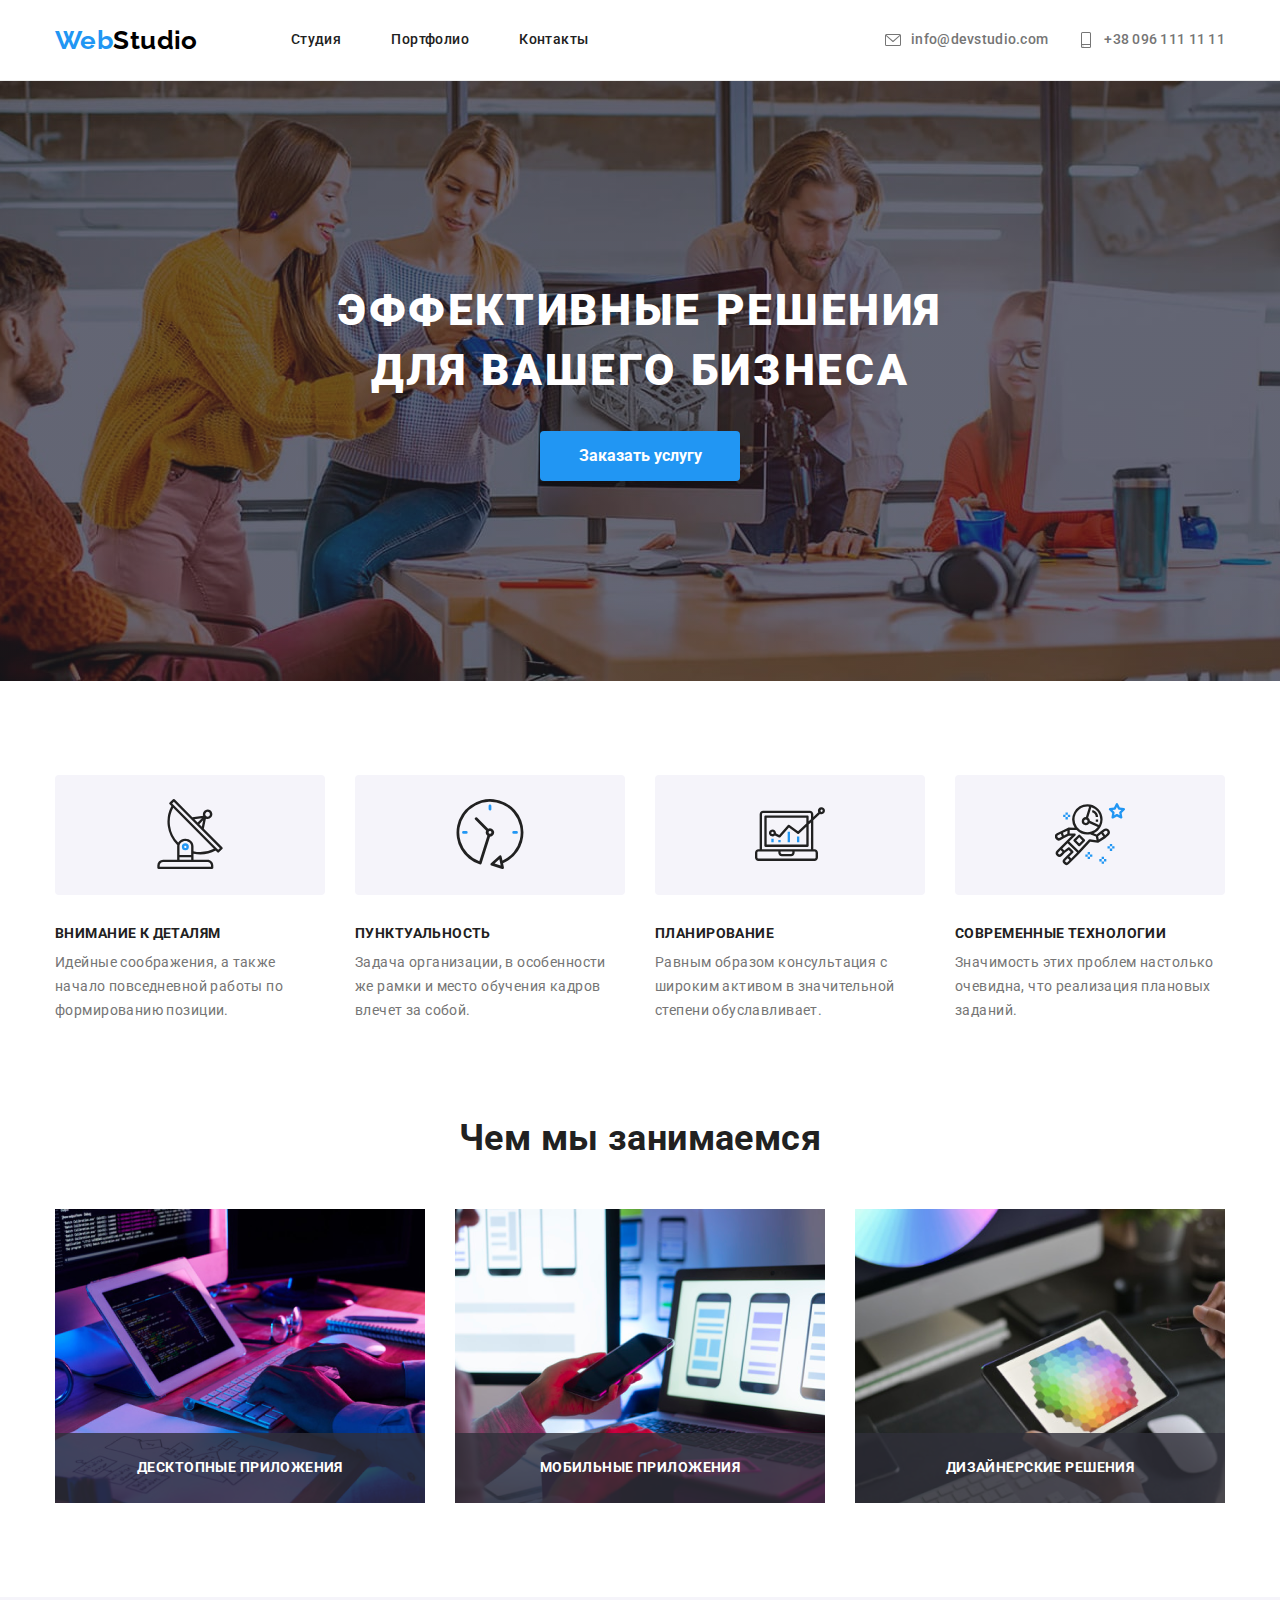
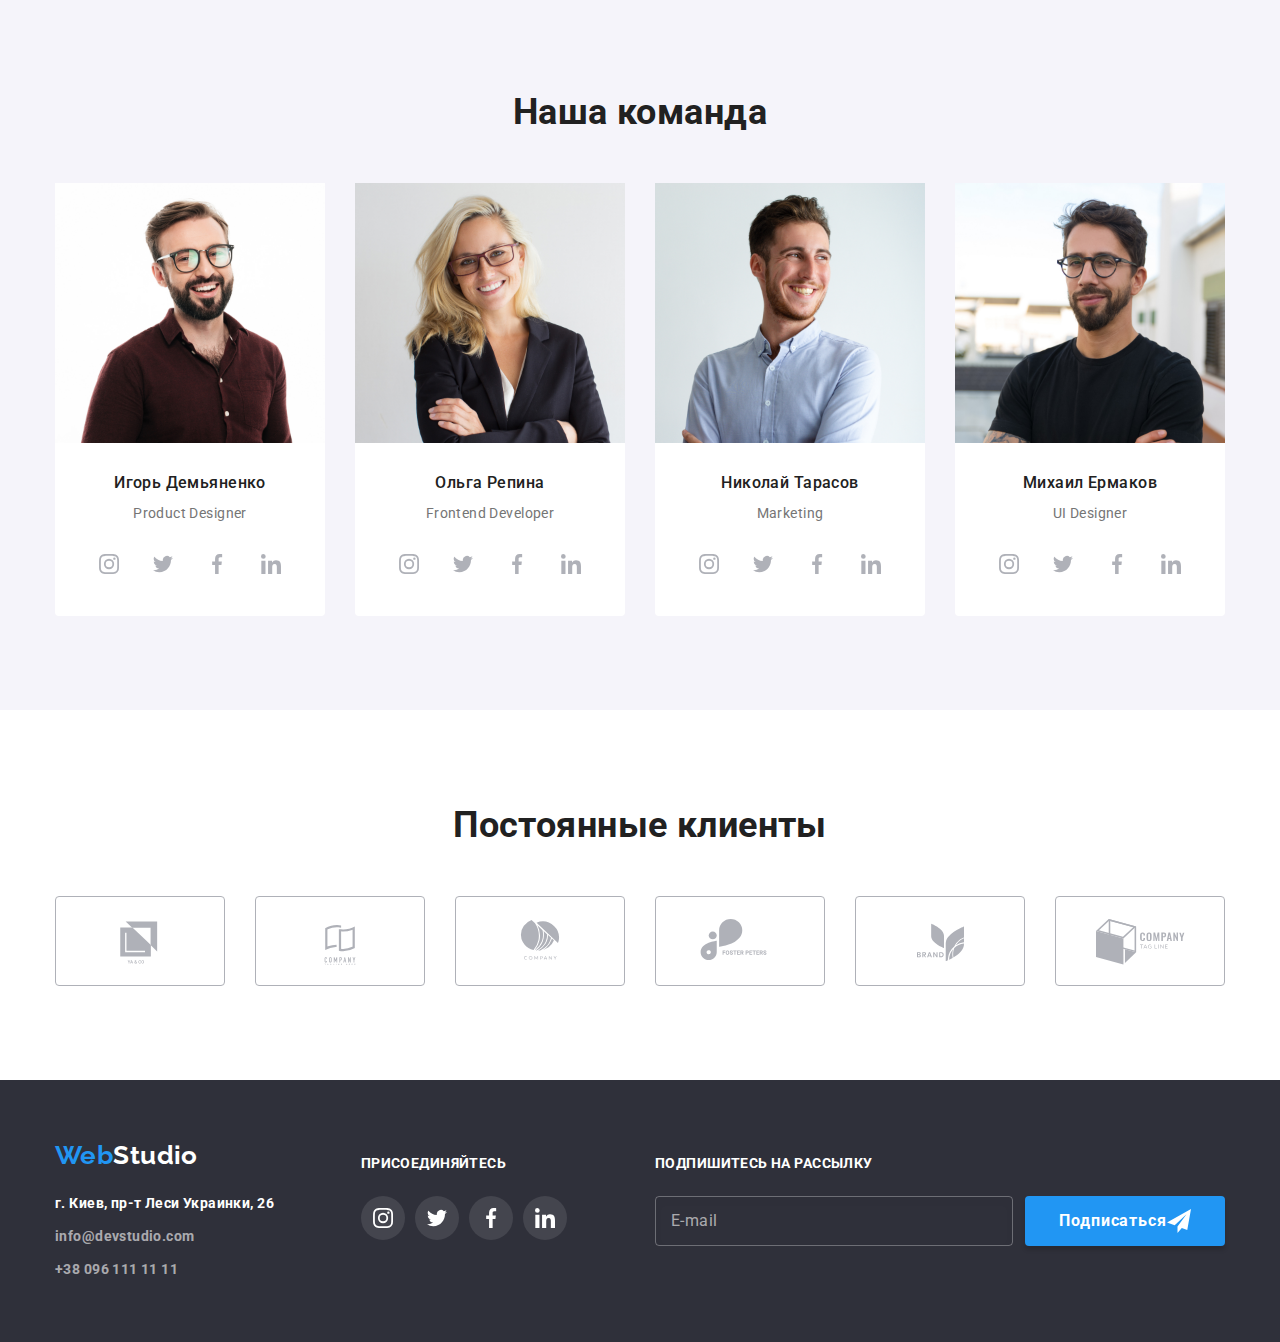
<file: index.html>
<!DOCTYPE html>
<html lang="ru">

<head>
  <meta charset="UTF-8" />
  <meta name="viewport" content="width=device-width, initial-scale=1.0" />
  <title>Document</title>
  <link rel="stylesheet" href="./css/styles.css" />
  <link rel="preconnect" href="https://fonts.gstatic.com" />
  <link href="https://fonts.googleapis.com/css2?family=Raleway:wght@700&family=Roboto:wght@400;500;700;900&display=swap"
    rel="stylesheet" />
  <link rel="stylesheet" href="https://cdnjs.com/libraries/modern-normalize/1.0.0" />
</head>

<body>
  <!-- header  -->
  <header class="header">
    <div class="conteiner header-box">
      <a href="./index.html" class="logo"> Web<span class="logo2">Studio</span> </a>
      <nav>
        <ul class="header-nav">
          <li><a href="./index.html" class="header-links">Студия</a></li>
          <li><a href="./portfolio.html" class="header-links">Портфолио</a></li>
          <li><a href="" class="header-links">Контакты</a></li>
        </ul>
      </nav>
      <div class="header-address">
        <a href="mailto:info@devstudio.com" class="header-address-link">
          <svg>
            <use href="./img/icon/sprite.svg#icon-envelope"></use>
          </svg>
          <span>info@devstudio.com</span>
        </a>
        <a href="tel:+380961111111" class="header-address-link">
          <svg>
            <use href="./img/icon/sprite.svg#icon-smartphone"></use>
          </svg>
          <span> +38 096 111 11 11</span></a>
      </div>
    </div>
  </header>

  <!-- ===================MAIN BLOCK =====++=========== -->
  <main>
    <!-- Шапка -->
    <section class="hero">
      <div class="conteiner">
        <h1>Эффективные решения для вашего бизнеса</h1>
        <button class="button-all order" data-modal-open>Заказать услугу</button>
      </div>

    </section>

    <!-- Особенности -->
    <section class="features">
      <div class="conteiner">
        <h2>Особенности</h2>
        <ul class="features-box">
          <li>
            <button>
              <svg>
                <use href="./img/icon/sprite.svg#icon-antenna_1"></use>
              </svg>
            </button>
            <h3>Внимание к деталям</h3>
            <p>Идейные соображения, а также начало повседневной работы по формированию позиции.</p>
          </li>
          <li>
            <button>
              <svg>
                <use href="./img/icon/sprite.svg#icon-clock_1"></use>
              </svg>
            </button>
            <h3>Пунктуальность</h3>
            <p>Задача организации, в особенности же рамки и место обучения кадров влечет за собой.</p>
          </li>
          <li>
            <button>
              <svg>
                <use href="./img/icon/sprite.svg#icon-diagram_1"></use>
              </svg>
            </button>
            <h3>Планирование</h3>
            <p>Равным образом консультация с широким активом в значительной степени обуславливает.</p>
          </li>
          <li>
            <button>
              <svg>
                <use href="./img/icon/sprite.svg#icon-astronaut_1"></use>
              </svg>
            </button>
            <h3>Современные технологии</h3>
            <p>Значимость этих проблем настолько очевидна, что реализация плановых заданий.</p>
          </li>
        </ul>
      </div>
    </section>

    <!-- Чем мы занимаемся -->
    <section class="doing">
      <div class="conteiner">
        <h2>Чем мы занимаемся</h2>
        <ul class="doing-box">
          <li>
            <img src="./img/img1.png" width="370" alt="img1" />
            <div>
              <p>Десктопные приложения</p>
            </div>
          </li>
          <li>
            <img src="./img/img2.png" width="370" alt="img2" />
            <div>
              <p>Мобильные приложения</p>
            </div>
          </li>
          <li>
            <img src="./img/img3.png" width="370" alt="img3" />
            <div>
              <p>Дизайнерские решения</p>
            </div>
          </li>
        </ul>
      </div>
    </section>

    <!-- Наша команда -->
    <section class="team">
      <div class="conteiner">
        <h2>Наша команда</h2>
        <ul class="team-box">
          <li class="team-name">
            <img src="./img/team1.jpg" width="270" alt="Игорь Демьяненко" />
            <div class="person">
              <h3>Игорь Демьяненко</h3>
              <p>Product Designer</p>
              <ul class="icon icon-team">
                <li>
                  <a href="">
                    <svg>
                      <use href="./img/icon/sprite.svg#icon-instagram"></use>
                    </svg>
                  </a>
                </li>
                <li>
                  <a href="">
                    <svg>
                      <use href="./img/icon/sprite.svg#icon-twitter"></use>
                    </svg>
                  </a>
                </li>
                <li>
                  <a href="">
                    <svg>
                      <use href="./img/icon/sprite.svg#icon-facebook"></use>
                    </svg>
                  </a>
                </li>
                <li>
                  <a href="">
                    <svg class="svg-team">
                      <use href="./img/icon/sprite.svg#icon-linkedin"></use>
                    </svg>
                  </a>
                </li>
              </ul>
            </div>
          </li>
          <li class="team-name">
            <img src="./img/team2.jpg" width="270" alt="Ольга Репина" />
            <div class="person">
              <h3>Ольга Репина</h3>
              <p>Frontend Developer</p>
              <ul class="icon icon-team">
                <li>
                  <a href="">
                    <svg>
                      <use href="./img/icon/sprite.svg#icon-instagram"></use>
                    </svg>
                  </a>
                </li>
                <li>
                  <a href="">
                    <svg>
                      <use href="./img/icon/sprite.svg#icon-twitter"></use>
                    </svg>
                  </a>
                </li>
                <li>
                  <a href="">
                    <svg>
                      <use href="./img/icon/sprite.svg#icon-facebook"></use>
                    </svg>
                  </a>
                </li>
                <li>
                  <a href="">
                    <svg class="svg-team">
                      <use href="./img/icon/sprite.svg#icon-linkedin"></use>
                    </svg>
                  </a>
                </li>
              </ul>
            </div>
          </li>
          <li class="team-name">
            <img src="./img/team3.jpg" width="270" alt="Николай Тарасов" />
            <div class="person">
              <h3>Николай Тарасов</h3>
              <p>Marketing</p>
              <ul class="icon icon-team">
                <li>
                  <a href="">
                    <svg>
                      <use href="./img/icon/sprite.svg#icon-instagram"></use>
                    </svg>
                  </a>
                </li>
                <li>
                  <a href="">
                    <svg>
                      <use href="./img/icon/sprite.svg#icon-twitter"></use>
                    </svg>
                  </a>
                </li>
                <li>
                  <a href="">
                    <svg>
                      <use href="./img/icon/sprite.svg#icon-facebook"></use>
                    </svg>
                  </a>
                </li>
                <li>
                  <a href="">
                    <svg class="svg-team">
                      <use href="./img/icon/sprite.svg#icon-linkedin"></use>
                    </svg>
                  </a>
                </li>
              </ul>
            </div>
          </li>
          <li class="team-name">
            <img src="./img/team4.jpg" width="270" alt="Михаил Ермаков" />
            <div class="person">
              <h3>Михаил Ермаков</h3>
              <p>UI Designer</p>
              <ul class="icon icon-team">
                <li>
                  <a href="">
                    <svg>
                      <use href="./img/icon/sprite.svg#icon-instagram"></use>
                    </svg>
                  </a>
                </li>
                <li>
                  <a href="">
                    <svg>
                      <use href="./img/icon/sprite.svg#icon-twitter"></use>
                    </svg>
                  </a>
                </li>
                <li>
                  <a href="">
                    <svg>
                      <use href="./img/icon/sprite.svg#icon-facebook"></use>
                    </svg>
                  </a>
                </li>
                <li>
                  <a href="">
                    <svg class="svg-team">
                      <use href="./img/icon/sprite.svg#icon-linkedin"></use>
                    </svg>
                  </a>
                </li>
              </ul>
            </div>
          </li>
        </ul>
      </div>
    </section>


    <!-- Клиенты -->
    <section class="clients">
      <div class="conteiner">
        <h2>Постоянные клиенты</h2>
        <ul>
          <li>
            <a href="" class="icon-clients">
              <svg width="45px" height="50px">
                <use href="./img/icon/sprite.svg#icon-logo1"></use>
              </svg>
            </a>
          </li>
          <li>
            <a href="" class="icon-clients">
              <svg width="40px" height="52px">
                <use href="./img/icon/sprite.svg#icon-logo2"></use>
              </svg>
            </a>
          </li>
          <li>
            <a href="" class="icon-clients">
              <svg width="40px" height="42px">
                <use href="./img/icon/sprite.svg#icon-logo3"></use>
              </svg>
            </a>
          </li>
          <li>
            <a href="" class="icon-clients">
              <svg width="80px" height="42px">
                <use href="./img/icon/sprite.svg#icon-logo4"></use>
              </svg>
            </a>
          </li>
          <li>
            <a href="" class="icon-clients">
              <svg width="59px" height="47px">
                <use href="./img/icon/sprite.svg#icon-logo5"></use>
              </svg>
            </a>
          </li>
          <li>
            <a href="" class="icon-clients">
              <svg width="89px" height="46px">
                <use href="./img/icon/sprite.svg#icon-logo6"></use>
              </svg>
            </a>
          </li>
        </ul>
      </div>
    </section>

  </main>

  <!-- footer -->
  <footer class="footer">
    <div class="conteiner flex">
      <div>
        <a href="./index.html" class="logo"> Web<span class="logo3">Studio</span> </a>
        <address class="footer-addres">
          <p>г. Киев, пр-т Леси Украинки, 26</p>
          <p><a href="mailto:info@devstudio.com">info@devstudio.com</a></p>
          <p><a href="tel:+380961111111">+38 096 111 11 11</a></p>
        </address>
      </div>
      <div class="action">
        <p>Присоединяйтесь</p>
        <ul class="icon icon-footer">
          <li>
            <a href="">
              <svg>
                <use href="./img/icon/sprite.svg#icon-instagram"></use>
              </svg>
            </a>
          </li>
          <li>
            <a href="">
              <svg>
                <use href="./img/icon/sprite.svg#icon-twitter"></use>
              </svg>
            </a>
          </li>
          <li>
            <a href="">
              <svg>
                <use href="./img/icon/sprite.svg#icon-facebook"></use>
              </svg>
            </a>
          </li>
          <li>
            <a href="">
              <svg>
                <use href="./img/icon/sprite.svg#icon-linkedin"></use>
              </svg>
            </a>
          </li>
        </ul>
      </div>
      <div role="group" class="letter">
        <p>Подпишитесь на рассылку</p>
        <div class="flex">
          <label class="letter-form">
            <input type="email" name="email" autocomplete="off" placeholder=" ">
            <span>E-mail</span>
          </label>
          <button type="submit" class="button-all letter-button">
            <span>Подписаться</span>
            <svg>
              <use href="./img/icon/sprite.svg#icon-send"></use>
            </svg>
          </button>
        </div>
      </div>
    </div>
  </footer>


  <!------------ Модальное окно ---------->
  <div class="backdrop is-hidden" data-modal>
    <form action="#" class="modal">
      <h2>Оставьте свои данные, мы вам перезвоним</h2>
      <label class="modal-block">
        Имя
        <span>
          <input type="text" name="name" placeholder="" required autofocus>
          <svg>
            <use href="./img/icon/sprite.svg#icon-people"></use>
          </svg>
        </span>
      </label>
      <label class="modal-block">
        Телефон
        <span>
          <input type="tel" name="tel" placeholder="">
          <svg>
            <use href="./img/icon/sprite.svg#icon-coll"></use>
          </svg>
        </span>
      </label>
      <label class="modal-block">
        Почта
        <span>
          <input type="email" name="email" placeholder="">
          <svg>
            <use href="./img/icon/sprite.svg#icon-email"></use>
          </svg>
        </span>
      </label>
      <label class="modal-block">
        Комментарий
        <textarea name="coment" rows="10" placeholder="Введите текст"></textarea>
      </label>
      <div role="group" class="agree">
        <input type="checkbox" name="agree" value="agree" id="agree" class="agree-input is-hidden">
        <label for="agree" class="agree-label">Соглашаюсь с рассылкой и принимаю <a href="">Условия договора</a></label>
      </div>
      <button class="button-all modal-button">Отправить</button>
      <button data-modal-close type="reset" class="icon-x">
        <svg>
          <use href="./img/icon/sprite.svg#icon-close"></use>
        </svg>
      </button>
    </form>
  </div>

  <script src="./js/modal.js"></script>
</body>

</html>
</file>
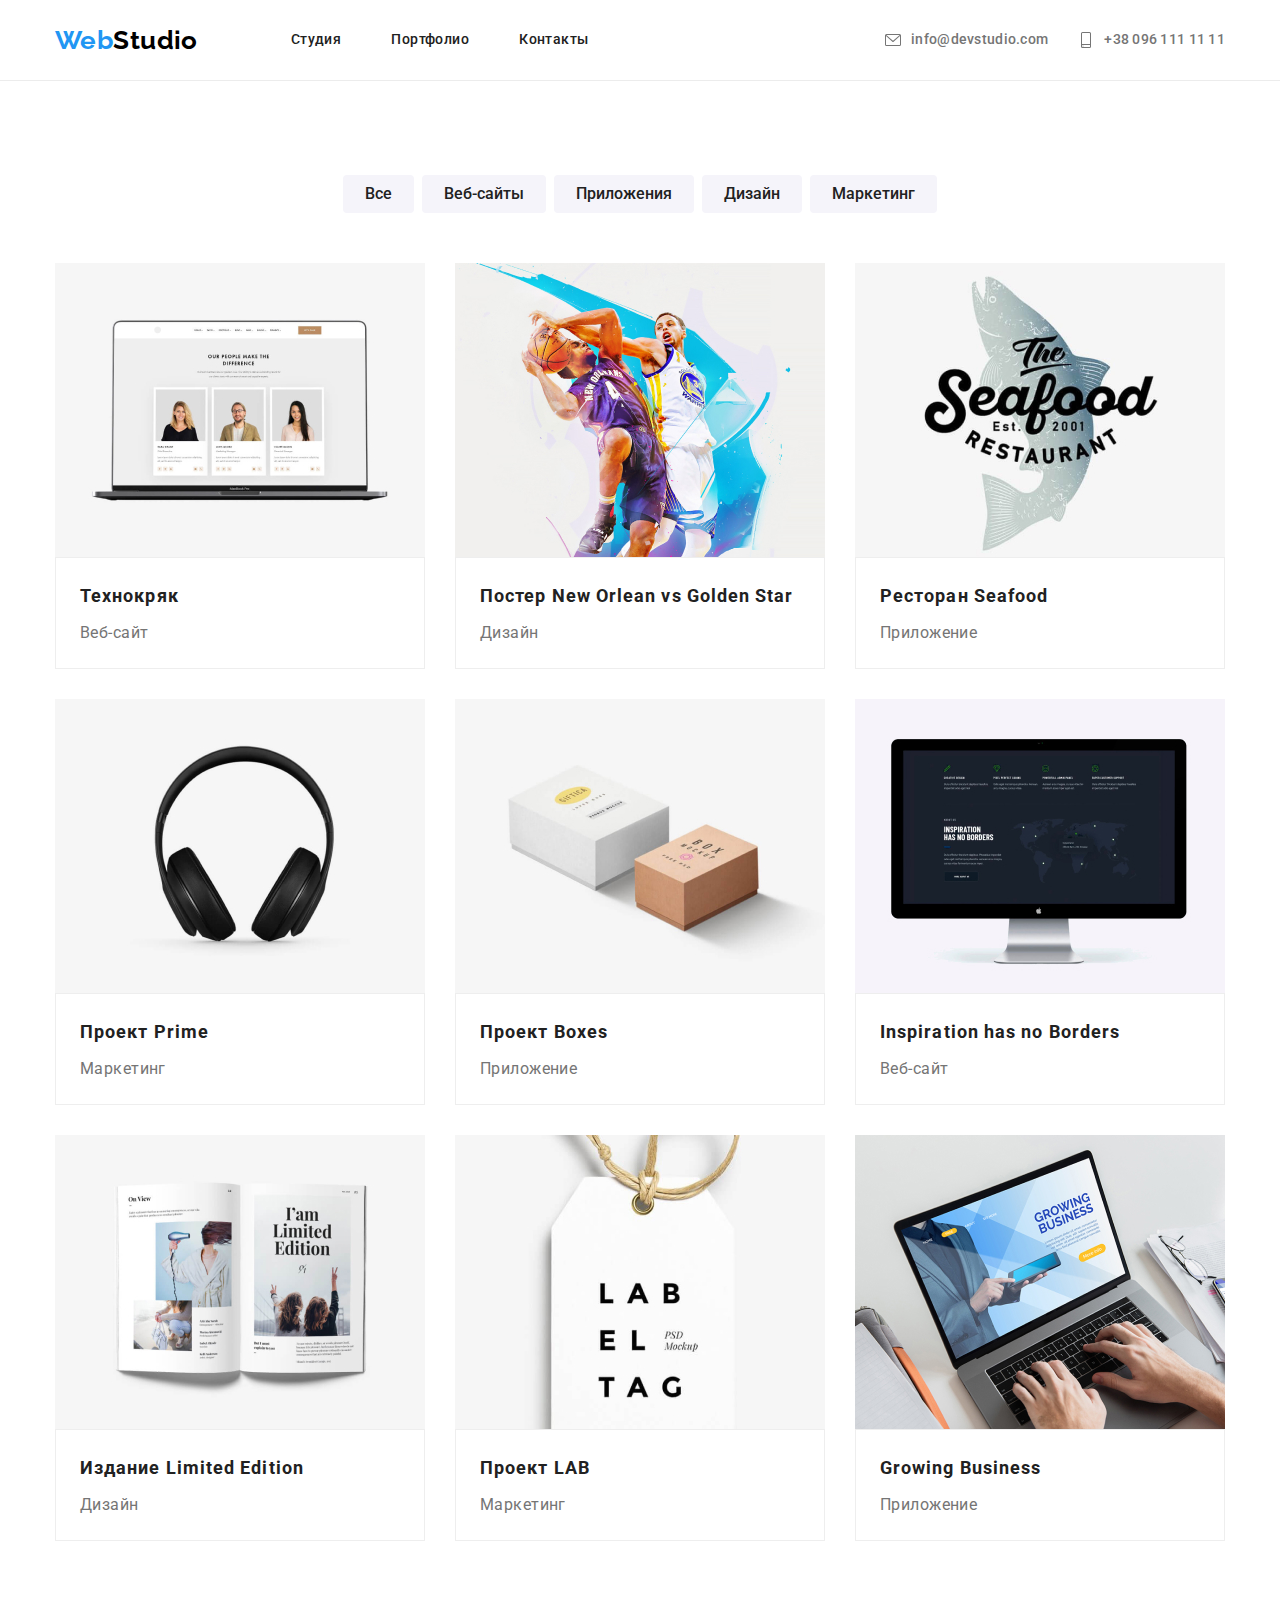
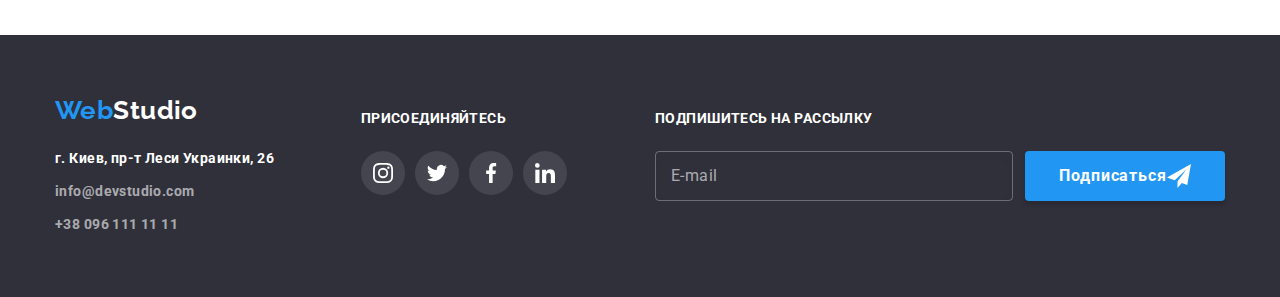
<file: portfolio.html>
<!DOCTYPE html>
<html lang="en">

<head>
  <meta charset="UTF-8" />
  <meta name="viewport" content="width=device-width, initial-scale=1.0" />
  <title>Document</title>
  <link rel="stylesheet" href="./css/styles.css" />
  <link href="https://fonts.googleapis.com/css2?family=Raleway:wght@700&family=Roboto:wght@400;500;700&display=swap"
    rel="stylesheet" />
</head>

<body>
  <!-- header  -->
  <header class="header">
    <div class="conteiner header-box">
      <a href="./index.html" class="logo"> Web<span class="logo2">Studio</span> </a>
      <nav>
        <ul class="header-nav">
          <li><a href="./index.html" class="header-links">Студия</a></li>
          <li><a href="./portfolio.html" class="header-links">Портфолио</a></li>
          <li><a href="" class="header-links">Контакты</a></li>
        </ul>
      </nav>
      <div class="header-address">
        <a href="mailto:info@devstudio.com" class="header-address-link">
          <svg>
            <use href="./img/icon/sprite.svg#icon-envelope"></use>
          </svg>
          <span>info@devstudio.com</span>
        </a>
        <a href="tel:+380961111111" class="header-address-link">
          <svg>
            <use href="./img/icon/sprite.svg#icon-smartphone"></use>
          </svg>
          <span> +38 096 111 11 11</span></a>
      </div>
    </div>
  </header>

  <!-- ===================MAIN BLOCK =====++=========== -->
  <main>
    <!-- Проекты -->

    <!-- Кнопки -->
    <section class="projects">
      <div class="conteiner">
        <h1>Портфолио</h1>
        <ul class="button">
          <li><button class="button-link">Все</button></li>
          <li><button class="button-link">Веб-сайты</button></li>
          <li><button class="button-link">Приложения</button></li>
          <li><button class="button-link">Дизайн</button></li>
          <li><button class="button-link">Маркетинг</button></li>
        </ul>

        <!-- Проекты -->
        <ul class="projects-block">
          <li class="projects-name">
            <a href="" class="project-link">
              <div class="projects-name-img">
                <img src="./img/Project1.jpg" width="370" alt="Технокряк" />
                <div class="open">
                  <p>Технокряк это современная площадка распространения коронавируса. Компании используют эту платформу
                    для цифрового шпионажа и атак на защищённые сервера конкурентов.</p>
                </div>
              </div>
              <div class="projects-name-index">
                <h2>Технокряк</h2>
                <p>Веб-сайт</p>
              </div>
            </a>
          </li>
          <li class="projects-name">
            <a href="" class="project-link">
              <div class="projects-name-img">
                <img src="./img/Project2.jpg" width="370" alt="Постер New Orlean vs Golden Star" />
                <div class="open">
                  <p>Технокряк это современная площадка распространения коронавируса. Компании используют эту платформу
                    для цифрового шпионажа и атак на защищённые сервера конкурентов.</p>
                </div>
              </div>
              <div class="projects-name-index">
                <h2>Постер New Orlean vs Golden Star</h2>
                <p>Дизайн</p>
              </div>
            </a>
          </li>
          <li class="projects-name">
            <a href="" class="project-link">
              <div class="projects-name-img">
                <img src="./img/Project3.jpg" width="370" alt="Ресторан Seafood" />
                <div class="open">
                  <p>Технокряк это современная площадка распространения коронавируса. Компании используют эту платформу
                    для цифрового шпионажа и атак на защищённые сервера конкурентов.</p>
                </div>
              </div>
              <div class="projects-name-index">
                <h2>Ресторан Seafood</h2>
                <p>Приложение</p>
              </div>
            </a>
          </li>
          <li class="projects-name">
            <a href="" class="project-link">
              <div class="projects-name-img">
                <img src="./img/Project4.jpg" width="370" alt="Проект Prime" />
                <div class="open">
                  <p>Технокряк это современная площадка распространения коронавируса. Компании используют эту платформу
                    для цифрового шпионажа и атак на защищённые сервера конкурентов.</p>
                </div>
              </div>
              <div class="projects-name-index">
                <h2>Проект Prime</h2>
                <p>Маркетинг</p>
              </div>
            </a>
          </li>
          <li class="projects-name">
            <a href="" class="project-link">
              <div class="projects-name-img">
                <img src="./img/Project5.jpg" width="370" alt="Проект Boxes" />
                <div class="open">
                  <p>Технокряк это современная площадка распространения коронавируса. Компании используют эту платформу
                    для цифрового шпионажа и атак на защищённые сервера конкурентов.</p>
                </div>
              </div>
              <div class="projects-name-index">
                <h2>Проект Boxes</h2>
                <p>Приложение</p>
              </div>
            </a>
          </li>
          <li class="projects-name">
            <a href="" class="project-link">
              <div class="projects-name-img">
                <img src="./img/Project6.jpg" width="370" alt="Inspiration has no Borders" />
                <div class="open">
                  <p>Технокряк это современная площадка распространения коронавируса. Компании используют эту платформу
                    для цифрового шпионажа и атак на защищённые сервера конкурентов.</p>
                </div>
              </div>
              <div class="projects-name-index">
                <h2>Inspiration has no Borders</h2>
                <p>Веб-сайт</p>
              </div>
            </a>
          </li>
          <li class="projects-name">
            <a href="" class="project-link">
              <div class="projects-name-img">
                <img src="./img/Project7.jpg" width="370" alt="Издание Limited Edition" />
                <div class="open">
                  <p>Технокряк это современная площадка распространения коронавируса. Компании используют эту платформу
                    для цифрового шпионажа и атак на защищённые сервера конкурентов.</p>
                </div>
              </div>
              <div class="projects-name-index">
                <h2>Издание Limited Edition</h2>
                <p>Дизайн</p>
              </div>
            </a>
          </li>
          <li class="projects-name">
            <a href="" class="project-link">
              <div class="projects-name-img">
                <img src="./img/Project8.jpg" width="370" alt="Проект LAB" />
                <div class="open">
                  <p>Технокряк это современная площадка распространения коронавируса. Компании используют эту платформу
                    для цифрового шпионажа и атак на защищённые сервера конкурентов.</p>
                </div>
              </div>
              <div class="projects-name-index">
                <h2>Проект LAB</h2>
                <p>Маркетинг</p>
              </div>
            </a>
          </li>
          <li class="projects-name">
            <a href="" class="project-link">
              <div class="projects-name-img">
                <img src="./img/Project9.jpg" width="370" alt="Growing Business" />
                <div class="open">
                  <p>Технокряк это современная площадка распространения коронавируса. Компании используют эту платформу
                    для цифрового шпионажа и атак на защищённые сервера конкурентов.</p>
                </div>
              </div>
              <div class="projects-name-index">
                <h2>Growing Business</h2>
                <p>Приложение</p>
              </div>
            </a>
          </li>
        </ul>
      </div>
    </section>
  </main>

  <!-- footer -->
  <footer class="footer">
    <div class="conteiner flex">
      <div>
        <a href="./index.html" class="logo"> Web<span class="logo3">Studio</span> </a>
        <address class="footer-addres">
          <p>г. Киев, пр-т Леси Украинки, 26</p>
          <p><a href="mailto:info@devstudio.com">info@devstudio.com</a></p>
          <p><a href="tel:+380961111111">+38 096 111 11 11</a></p>
        </address>
      </div>
      <div class="action">
        <p>Присоединяйтесь</p>
        <ul class="icon icon-footer">
          <li>
            <a href="">
              <svg>
                <use href="./img/icon/sprite.svg#icon-instagram"></use>
              </svg>
            </a>
          </li>
          <li>
            <a href="">
              <svg>
                <use href="./img/icon/sprite.svg#icon-twitter"></use>
              </svg>
            </a>
          </li>
          <li>
            <a href="">
              <svg>
                <use href="./img/icon/sprite.svg#icon-facebook"></use>
              </svg>
            </a>
          </li>
          <li>
            <a href="">
              <svg>
                <use href="./img/icon/sprite.svg#icon-linkedin"></use>
              </svg>
            </a>
          </li>
        </ul>
      </div>
      <div role="group" class="letter">
        <p>Подпишитесь на рассылку</p>
        <div class="flex">
          <label class="letter-form">
            <input type="email" name="email" autocomplete="off" placeholder=" ">
            <span>E-mail</span>
          </label>
          <button type="submit" class="button-all letter-button">
            <span>Подписаться</span>
            <svg>
              <use href="./img/icon/sprite.svg#icon-send"></use>
            </svg>
          </button>
        </div>
      </div>
    </div>
  </footer>

</body>

</html>
</file>
<file: css/styles.css>
/* кнопка подпишись на футере не работает наведение */

/* 
++ стандартный шрифт страницы Roboto 
++ шрифт лого Raleway
++ стандартный цвет ссылок и h2, h3  #212121; 
++ подсвеченный цвет ссылок, #2196F3;
++ цвет текста Герой #FFFFFF;
++ цвет стандартного текста и номера телефона #757575;
 */

/* Базовые настройки*/
:root {
  --links-text-color: #212121;
  --links-text-color-active: #2196f3;
  --h2-h4-text-color: #212121;
  --standart-text: #757575;
  --text-hero: #ffffff;
  --icon-color: #afb1b8;
  --icon-active-color: #ffffff;
  --icon-active-back-color: #2196f3;
  --transition-duration: 250ms;
  --transition-timing-function: cubic-bezier(0.4, 0, 0.2, 1);
}

*,
*::before,
*::after {
  box-sizing: border-box;
}

body {
  margin: 0;
  /*text*/
  font-family: 'Roboto', sans-serif;
  color: var(--standart-text);
  font-size: 14px;
  line-height: 1.71;
  letter-spacing: 0.03em;
}

h1 {
  margin: 0 auto;
  width: 700px;
  /*text*/
  font-weight: 900;
  font-size: 44px;
  line-height: 1.36;
  text-align: center;
  text-transform: uppercase;
  letter-spacing: 0.06em;
  color: var(--text-hero);
}

h2 {
  margin: 0;
  /*text*/
  color: var(--h2-h4-text-color);
  font-weight: 700;
  font-size: 36px;
  line-height: 1.17;
  text-align: center;
}

h3 {
  margin: 0;
  /*text*/
  color: var(--h2-h4-text-color);
  font-weight: 700;
}

p {
  margin: 0;
}

ul {
  list-style: none;
  margin: 0;
  padding: 0;
}

a {
  text-decoration: none;
}

img {
  display: block;
  margin: 0;
}

button,
input,
textarea {
  font-family: 'Roboto', sans-serif;
}

.conteiner {
  display: block;
  max-width: 1200px;
  padding: 0 15px;
  margin-left: auto;
  margin-right: auto;
}

.button-all {
  /*display: inline-block;*/
  min-width: 200px;
  min-height: 50px;
  display: flex;
  justify-content: center;
  align-items: center;
  border: 0;
  border-radius: 4px;
  background-color: #2196f3;
  box-shadow: 0px 4px 4px rgba(0, 0, 0, 0.15);
  /*text*/
  font-weight: 700;
  font-size: 16px;
  line-height: 1.88;
  text-align: center;
  color: #ffffff;
}

/* Хедер */

.header {
  border-bottom: 1px solid #ececec;
}

.header-box {
  display: flex;
  align-items: center;
  height: 80px;
}

.logo {
  margin-right: 93px;
  /*text*/
  font-family: 'Raleway', sans-serif;
  font-weight: 700;
  font-size: 26px;
  line-height: 1.19;
  color: #2196f3;
}

.logo2 {
  color: #000000;
}

/*-----------*/
.header-nav {
  display: flex;
}
.header-nav li + li {
  margin-left: 50px;
}

.header-links {
  display: inline-block;
  position: relative;
  padding: 32px 0;
  /*text*/
  font-weight: 500;
  font-size: 14px;
  line-height: 1.14;
  color: var(--links-text-color);
  transition-duration: var(--transition-duration);
  transition-timing-function: var(--transition-timing-function);
}

.header-links:hover,
.header-links:focus {
  color: var(--links-text-color-active);
}

/* Пример решения через after 

.header-links::after {
  position: absolute;
  display: block;
  content: '';
  margin-top: 28px;
  width: 100%;
  height: 4px;
  opacity: 0;
  background-color: var(--links-text-color-active);
  transition-duration: var(--transition-duration);
  transition-timing-function: var(--transition-timing-function);
}

.header-links:hover::after,
.header-links:focus::after {
  opacity: 1;
}*/

/*-----------*/
.header-address {
  display: flex;
  margin-left: auto;
}
.header-address-link {
  display: flex;
  align-items: center;
}

.header-address-link span {
  /*text*/
  font-style: normal;
  font-weight: 500;
  font-size: 14px;
  line-height: 1.14;
  letter-spacing: 0.02em;
  color: var(--standart-text);
  transition-duration: var(--transition-duration);
  transition-timing-function: var(--transition-timing-function);
}

.header-address-link svg {
  width: 16px;
  height: 16px;
  margin-right: 10px;
  fill: var(--standart-text);
  transition-duration: var(--transition-duration);
  transition-timing-function: var(--transition-timing-function);
}

.header-address-link:hover span,
.header-address-link:focus span {
  color: var(--links-text-color-active);
}

.header-address-link:hover svg,
.header-address-link:focus svg {
  fill: var(--links-text-color-active);
}

.header-address a + a {
  margin-left: 30px;
}

/* ==============Основной блок ============*/
/* Блок Hero */

.hero {
  background-image: linear-gradient(rgba(47, 48, 58, 0.4), rgba(47, 48, 58, 0.4)), url(../img/icon/hero_img.jpg);
  background-color: #2f303a;
  background-position: center;
  background-size: cover;
}

.hero {
  height: 600px;
  text-align: center;
  padding-top: 200px;
}

.order {
  margin-top: 30px;
  margin-left: auto;
  margin-right: auto;
}

/* Блок Особенности */
.features {
  padding: 94px 0 47px;
}

.features-box {
  display: flex;
}

.features-box li + li {
  margin-left: 30px;
}

.features-box button {
  display: block;
  height: 120px;
  width: 270px;
  padding: 0;
  background-color: #f5f4fa;
  border-radius: 4px;
  border: none;
}
.features-box svg {
  width: 70px;
  height: 70px;
}
/*
- оставвляю вариант кода,
для подсказок 
.features-box li::before {
  display: block;
  height: 120px;
  background-color: #f5f4fa;
  border-radius: 4px;
  content: '';
  background-repeat: no-repeat;
  background-position: center;
}

.features-box li:nth-child(1)::before {
  background-image: url(../img/icon/antenna_1.svg);
}

.features-box li:nth-child(2)::before {
  background-image: url(../img/icon/clock_1.svg);
}

.features-box li:nth-child(3)::before {
  background-image: url(../img/icon/diagram_1.svg);
}

.features-box li:nth-child(4)::before {
  background-image: url(../img/icon/astronaut_1.svg);
}
*/
.features h2 {
  display: none;
}

.features h3 {
  margin-top: 30px;
  /*text*/
  font-size: 14px;
  line-height: 1.143;
  text-transform: uppercase;
}

.features p {
  margin-top: 10px;
  margin-bottom: 0;
}

/*  Чем мы занимаемся */
.doing {
  padding: 47px 0 94px;
}

.doing-box {
  display: flex;
  margin-top: 50px;
  justify-content: space-between;
}

.doing-box li + li {
  margin-left: 30px;
}
.doing-box li {
  position: relative;
}
.doing-box div {
  position: absolute;
  display: flex;
  justify-content: center;
  align-items: center;
  left: 0;
  bottom: 0;
  width: 100%;
  height: 70px;
  background: rgba(47, 48, 58, 0.8);
}

.doing-box p {
  color: #ffffff;
  font-weight: 700;
  font-size: 14px;
  line-height: 1.14;
  text-transform: uppercase;
}

/* команда */
.team {
  padding: 94px 0;
  background: #f5f4fa;
}

.team-box {
  display: flex;
  margin-top: 50px;
  justify-content: space-between;
}

.team-name {
  box-sizing: border-box;
  width: 270px;
  border-radius: 0px 0px 4px 4px;
  background-color: #ffffff;
}

.person {
  padding: 30px 32px;
}

.person h3 {
  margin: 0;
  padding: 0;
  /*text*/
  font-weight: 500;
  font-size: 16px;
  line-height: 1.19;
  text-align: center;
}

.person p {
  margin: 10px 0 16px 0;
  padding: 0;
  text-align: center;
}

/* -- иконки --*/
.icon {
  display: flex;
}

.icon li + li {
  margin-left: 10px;
}

.icon a {
  /*флекс*/
  display: flex;
  justify-content: center;
  align-items: center;
  /*параметры*/
  height: 44px;
  width: 44px;
  padding: 0;
  border: 0;
  border-radius: 50%;
  transition-duration: var(--transition-duration);
  transition-timing-function: var(--transition-timing-function);
}

.icon svg {
  height: 20px;
  width: 20px;
}

.icon a:hover,
.icon a:focus {
  background-color: var(--icon-active-back-color);
}

.icon-team svg {
  fill: var(--icon-color);
  transition-duration: var(--transition-duration);
  transition-timing-function: var(--transition-timing-function);
}

.icon-team a:hover svg,
.icon-team a:focus svg {
  fill: #ffffff;
}

/* Клиенты */
.clients {
  padding: 94px 0;
}
.clients ul {
  margin-top: 50px;
  display: flex;
  justify-content: space-between;
}

.clients li + li {
  margin-left: 30px;
}
.clients a {
  display: block;
}

.icon-clients {
  display: block;
  height: 90px;
  width: 170px;
  padding: 0;
  border: 1px solid var(--icon-color);
  box-sizing: border-box;
  border-radius: 4px;
  padding: 22px;
  text-align: center;
  background-color: #ffffff;
  transition-duration: var(--transition-duration);
  transition-timing-function: var(--transition-timing-function);
}

.icon-clients:hover,
.icon-clients:focus {
  border: 1px solid var(--icon-active-back-color);
}

.icon-clients svg {
  fill: var(--icon-color);
  transition-duration: var(--transition-duration);
  transition-timing-function: var(--transition-timing-function);
}

.icon-clients:hover svg,
.icon-clients:focus svg {
  fill: var(--icon-active-back-color);
}

/*  ----------------footer --------------- */

/* футер адрес */

.footer {
  padding: 60px 0;
  background-color: #2f303a;
}
.flex {
  display: flex;
}

.logo3 {
  color: #ffffff;
}

.footer-addres {
  margin-top: 20px;
  font-style: normal;
}
/* Футер Присоединяйтесь */

.footer-addres p,
.action p,
.letter p {
  color: #ffffff;
  font-weight: 700;
}

.action p,
.letter p {
  margin-bottom: 20px;
  text-transform: uppercase;
}

.footer-addres p + p {
  margin-top: 9px;
}

.footer-addres a {
  color: rgba(255, 255, 255, 0.6);
}

.action {
  margin-top: 12px;
  margin-left: 70px;
}

.icon-footer a {
  background-color: rgba(255, 255, 255, 0.1);
  transition-duration: var(--transition-duration);
  transition-timing-function: var(--transition-timing-function);
}
.icon-footer a:hover,
.icon-footer a:focus {
  background-color: var(--icon-active-back-color);
}
.icon-footer svg {
  fill: #ffffff;
}

/* футер подпишись*/

.letter {
  margin-top: 12px;
  margin-left: auto;
}

.letter-form {
  position: relative;
  display: block;
  overflow: hidden;
  transition-duration: var(--transition-duration);
  transition-timing-function: var(--transition-timing-function);
}

.letter-form input {
  width: 358px;
  height: 50px;
  margin: 0;
  padding: 12px 16px;
  border: 1px solid rgba(255, 255, 255, 0.3);
  border-radius: 4px;
  filter: drop-shadow(0px 4px 4px rgba(0, 0, 0, 0.15));
  background-color: rgba(0, 0, 0, 0);
  font-weight: 400;
  font-size: 16px;
  color: #ffffff;
}

.letter-form:focus-within > span,
.letter-form input:not(:placeholder-shown) + span {
  transform: translateY(-50px);
}

/*
.letter-form:focus > input {
  box-shadow: 0px 4px 4px rgba(0, 0, 0, 0.15);
}*/

.letter-form span {
  position: absolute;
  left: 16px;
  top: 50%;
  transform: translateY(-50%);
  /*шрифт*/
  font-weight: 400;
  font-size: 16px;
  line-height: 1.25;
  color: rgba(255, 255, 255, 0.6);
}
/* ------------- */
.letter-button {
  margin-left: 12px;
}

.letter-button span {
  display: inline-block;
  /* шрифт*/
  font-weight: 700;
  font-size: 16px;
  line-height: 1.87;
  letter-spacing: 0.06em;
  color: #ffffff;
}

.letter-button svg {
  height: 24px;
  width: 24px;
}

/* ---------- МОДАЛЬНОЕ ОКНО --------*/

.backdrop {
  position: fixed;
  left: 0;
  top: 0;
  height: 100%;
  width: 100%;
  visibility: visible;
  pointer-events: auto;
  background: rgba(0, 0, 0, 0.2);
  transition-duration: var(--transition-duration);
  transition-timing-function: var(--transition-timing-function);
}

.is-hidden {
  /* transform: scale(0, 0);  - вариант. слишком интенсивный */
  opacity: 0;
  visibility: hidden;
  pointer-events: none;
}

.modal {
  display: flex;
  flex-direction: column;
  position: absolute;
  left: 50%;
  top: 50%;
  transform: translate(-50%, -50%);
  max-height: 581;
  min-width: 528px;
  /*overflow-y: scroll;*/
  padding: 40px;
  background: #ffffff;
  box-shadow: 0px 1px 3px rgba(0, 0, 0, 0.12), 0px 1px 1px rgba(0, 0, 0, 0.14), 0px 2px 1px rgba(0, 0, 0, 0.2);
  border-radius: 4px;
}

.modal h2 {
  font-size: 20px;
  line-height: 1.15;
  color: var(--h2-h4-text-color);
  margin-bottom: 12px;
}
.modal-block {
  display: flex;
  flex-direction: column;
  margin: 10px 0 0 0;
  /*шрифт*/
  font-weight: 400;
  font-size: 12px;
  line-height: 1.17;
  letter-spacing: 0.01em;
  color: var(--standart-text);
}

.modal-block input {
  width: 100%;
  outline-color: #2196f3;
  border: 1px solid rgba(33, 33, 33, 0.2);
  border-radius: 4px;
  padding-left: 42px;
  height: 40px;
  font-size: 14px;
  line-height: 1.14;
  color: #000000;
}

.modal-block span {
  margin-top: 4px;
  display: block;
  position: relative;
}

.modal-block svg {
  position: absolute;
  left: 15px;
  bottom: 50%;
  transform: translateY(50%);
  height: 18px;
  width: 18px;
  fill: var(--links-text-color);
  transition-duration: var(--transition-duration);
  transition-timing-function: var(--transition-timing-function);
}

.modal-block input:focus + svg {
  fill: #2196f3;
}

textarea {
  margin-top: 4px;
  resize: none;
  height: 120px;
  outline-color: #2196f3;
  border: 1px solid rgba(33, 33, 33, 0.2);
  border-radius: 4px;
  padding: 12px 16px;
}

.modal-button {
  margin-top: 30px;
  margin-left: auto;
  margin-right: auto;
}

.agree {
  margin-top: 20px;
}

.agree-input {
  margin: 0;
}

.agree-label,
.agree a {
  margin-left: 7px;
  font-weight: 400;
  font-size: 14px;
  line-height: 1.71;
  color: var(--standart-text);
}

.agree-label {
  color: var(--standart-text);
  display: inline-block;
  /*text-align: center;*/
}

.agree-label::before {
  display: inline-block;
  content: '';
  vertical-align: middle;
  margin-right: 7px;
  height: 15px;
  width: 16px;
  border: 1px solid #000000;
  background-color: #ffffff;
  background-position: 50% 50%;
}

.agree-input:checked + .agree-label::before {
  background-image: url(../img/icon/icon_check.png);
  border: #ffffff;
}

.agree a {
  color: var(--links-text-color-active);
}

.icon-x {
  position: absolute;
  display: flex;
  justify-content: center;
  align-items: center;
  right: 8px;
  top: 8px;
  height: 30px;
  width: 30px;
  background-color: #ffffff;
  border: 1px solid rgba(0, 0, 0, 0.1);
  border-radius: 50%;
  transition-duration: var(--transition-duration);
  transition-timing-function: var(--transition-timing-function);
}
.icon-x svg {
  height: 11px;
  width: 11px;
}

.icon-x:hover svg,
.icon-x:focus svg {
  fill: var(--icon-active-back-color);
}

/* ========= Портфолио ========= */

.projects {
  padding: 94px 0;
}

.projects h1 {
  display: none;
}

/* кнопки */
.button {
  display: flex;
}

.button li + li {
  margin-left: 8px;
}

.button li:first-of-type {
  margin-left: auto;
}
.button li:last-of-type {
  margin-right: auto;
}

.button-link {
  display: inline-block;
  padding: 6px 22px;
  border: 0;
  border-radius: 4px;
  /*text*/
  font-weight: 500;
  font-size: 16px;
  line-height: 1.62;
  text-align: center;
  color: var(--links-text-color);
  background-color: #f5f4fa;
  transition-duration: var(--transition-duration);
  transition-timing-function: var(--transition-timing-function);
}

.button-link:hover,
.button-link:focus {
  /*text*/
  color: #ffffff;
  background-color: #2196f3;
  box-shadow: 0px 3px 1px rgba(0, 0, 0, 0.1), 0px 1px 2px rgba(0, 0, 0, 0.08), 0px 2px 2px rgba(0, 0, 0, 0.12);
}

/* проекты */
.projects-block {
  display: flex;
  flex-wrap: wrap;
  margin-left: -30px;
  margin-top: 20px;
}

.projects-name {
  margin-left: 30px;
  margin-top: 30px;
  flex-basis: calc(100% / 3 - 30px);
  background: #ffffff;
}

.project-link {
  display: block;
  transition-duration: var(--transition-duration);
  transition-timing-function: var(--transition-timing-function);
}

.project-link:hover,
.project-link:focus {
  box-shadow: 0px 1px 1px rgba(0, 0, 0, 0.12), 0px 4px 4px rgba(0, 0, 0, 0.06), 1px 4px 6px rgba(0, 0, 0, 0.16);
  outline: none;
}

.projects-name-img {
  position: relative;
  overflow: hidden;
}

.projects-name h2 {
  /*text*/
  text-align: left;
  font-size: 18px;
  line-height: 2;
  letter-spacing: 0.06em;
}

.projects-name-index {
  padding: 20px 24px;
  border: 1px solid #eeeeee;
}

.projects-name-index p {
  margin: 4px 0 0 0;
  /*text*/
  font-size: 16px;
  line-height: 1.88;
  color: var(--standart-text);
}

.open {
  height: 100%;
  width: 100%;
  padding: 63px 24px;
  background: rgba(33, 150, 243, 0.9);
  position: absolute;
  left: 0;
  top: 100%;
  transition-duration: var(--transition-duration);
  transition-timing-function: var(--transition-timing-function);
}

.open p {
  /*шрифт*/
  font-weight: normal;
  font-size: 18px;
  line-height: 1.56;
  color: #ffffff;
}

.project-link:hover .open,
.project-link:focus .open {
  transform: translateY(-100%);
}
</file>
